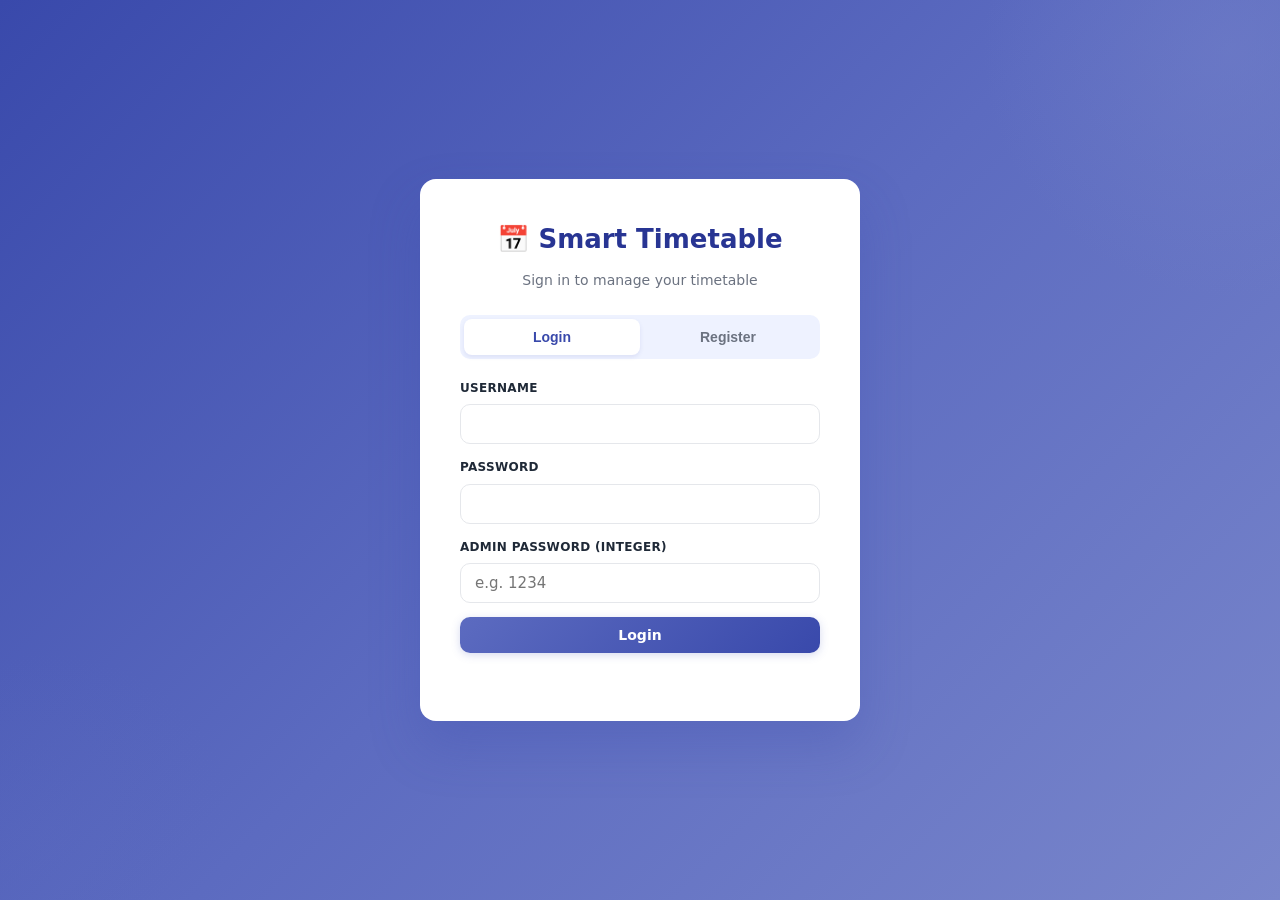
<file: index.html>
<!DOCTYPE html>
<html lang="en">
<head>
<meta charset="UTF-8">
<meta name="viewport" content="width=device-width, initial-scale=1.0">
<title>Smart Timetable Management System</title>
<link rel="stylesheet" href="style.css">
</head>
<body>

<!-- ============ LOGIN / REGISTER ============ -->
<div id="authScreen" class="auth-wrapper">
  <div class="auth-card">
    <h1>📅 Smart Timetable</h1>
    <p class="subtitle">Sign in to manage your timetable</p>

    <div class="tabs">
      <button class="tab active" id="loginTab" onclick="switchAuthTab('login')">Login</button>
      <button class="tab" id="registerTab" onclick="switchAuthTab('register')">Register</button>
    </div>

    <form id="loginForm">
      <div class="form-group">
        <label>Username</label>
        <input type="text" id="loginUsername" required>
      </div>
      <div class="form-group">
        <label>Password</label>
        <input type="password" id="loginPassword" required>
      </div>
      <div class="form-group">
        <label>Admin Password (Integer)</label>
        <input type="number" id="loginIntPassword" placeholder="e.g. 1234" required>
      </div>
      <button type="submit" class="btn btn-primary">Login</button>
      <p class="error-msg" id="loginError"></p>
    </form>

    <form id="registerForm" class="hidden">
      <div class="form-group">
        <label>Email</label>
        <input type="email" id="regEmail" required>
      </div>
      <div class="form-group">
        <label>Username</label>
        <input type="text" id="regUsername" required>
      </div>
      <div class="form-group">
        <label>Password</label>
        <input type="password" id="regPassword" required minlength="4">
      </div>
      <div class="form-group">
        <label>Role</label>
        <select id="regRole" onchange="toggleRoleFields()" required>
          <option value="student">Student</option>
          <option value="teacher">Teacher</option>
          <option value="admin">Admin</option>
        </select>
      </div>
      <div class="form-group">
        <label>Admin Integer Password</label>
        <input type="number" id="regIntPassword" placeholder="e.g. 1234" required>
        <small id="intPasswordHint"></small>
      </div>
      <div id="studentFields" class="hidden">
        <div class="form-group">
          <label>Department</label>
          <select id="regDept" onchange="loadDivisionsForReg()">
            <option value="">Select Department</option>
          </select>
        </div>
        <div class="form-group">
          <label>Semester</label>
          <select id="regSemester" onchange="loadDivisionsForReg()">
            <option value="">Select</option>
            <option>1</option><option>2</option><option>3</option><option>4</option>
            <option>5</option><option>6</option><option>7</option><option>8</option>
          </select>
        </div>
        <div class="form-group">
          <label>Division</label>
          <select id="regDivision" onchange="loadBatchesForReg()">
            <option value="">Select</option>
          </select>
        </div>
        <div class="form-group">
          <label>Batch</label>
          <select id="regBatch">
            <option value="">Select</option>
          </select>
        </div>
      </div>
      <button type="submit" class="btn btn-primary">Register</button>
      <p class="error-msg" id="registerError"></p>
    </form>
  </div>
</div>

<!-- ============ MAIN APP ============ -->
<div id="appScreen" class="layout hidden">
  <aside class="sidebar">
    <div class="brand">📅 Smart Timetable</div>
    <nav id="sidebarNav"></nav>
  </aside>
  <main class="main-content">
    <div class="topbar">
      <h1 id="pageTitle">Dashboard</h1>
      <div class="user-badge">
        <span id="userInfo">—</span>
        <button class="btn-mini" onclick="logout()">Logout</button>
      </div>
    </div>
    <div id="content"></div>
  </main>
</div>

<script src="app.js"></script>
</body>
</html>
</file>
<file: style.css>
*{margin:0;padding:0;box-sizing:border-box}

/* ============ NEW COLOR THEME ============ */
:root {
    --primary: #5c6bc0;
    --primary-h: #3949ab;
    --accent: #7986cb;
    --dark: #3949ab;
    --dark2: #4a5cc0;
    --light: #eef2ff;
    --white: #ffffff;
    --text: #1f2937;
    --muted: #6b7280;
    --border: #e5e7eb;
    --grey: #f3f4f6;
    --success: #2e7d32;
    --danger: #c62828;
}

body {
    font-family: system-ui, -apple-system, "Segoe UI", Roboto, sans-serif;
    background: #eef2ff;
    color: #1f2937;
    line-height: 1.6;
}

.hidden { display: none !important; }
a { color: #5c6bc0; text-decoration: none; }

/* ============ AUTH ============ */
.auth-wrapper {
    min-height: 100vh;
    display: flex;
    align-items: center;
    justify-content: center;
    background: linear-gradient(135deg, #3949ab 0%, #5c6bc0 50%, #7986cb 100%);
    padding: 20px;
    position: relative;
    overflow: hidden;
}
.auth-wrapper::before {
    content: '';
    position: absolute;
    width: 500px;
    height: 500px;
    background: radial-gradient(circle, rgba(121, 134, 203, 0.35), transparent 70%);
    top: -200px;
    right: -200px;
    border-radius: 50%;
}
.auth-wrapper::after {
    content: '';
    position: absolute;
    width: 400px;
    height: 400px;
    background: radial-gradient(circle, rgba(92, 107, 192, 0.25), transparent 70%);
    bottom: -150px;
    left: -150px;
    border-radius: 50%;
}
.auth-card {
    background: #fff;
    padding: 40px;
    border-radius: 16px;
    box-shadow: 0 25px 50px rgba(57, 73, 171, 0.25);
    width: 100%;
    max-width: 440px;
    position: relative;
    z-index: 1;
}
.auth-card h1 {
    text-align: center;
    color: #283593;
    margin-bottom: 8px;
    font-size: 26px;
    font-weight: 800;
}
.subtitle {
    text-align: center;
    color: #6b7280;
    margin-bottom: 24px;
    font-size: 14px;
}
.tabs {
    display: flex;
    margin-bottom: 20px;
    background: #eef2ff;
    padding: 4px;
    border-radius: 10px;
}
.tab {
    flex: 1;
    padding: 10px;
    text-align: center;
    cursor: pointer;
    font-weight: 600;
    color: #6b7280;
    border: none;
    background: none;
    border-radius: 8px;
    font-size: 14px;
}
.tab.active {
    background: #fff;
    color: #3949ab;
    box-shadow: 0 2px 4px rgba(57, 73, 171, 0.1);
}
.form-group { margin-bottom: 14px; }
.form-group label {
    display: block;
    font-size: 12px;
    font-weight: 700;
    margin-bottom: 6px;
    color: #1f2937;
    text-transform: uppercase;
    letter-spacing: 0.3px;
}
.form-group input,
.form-group select {
    width: 100%;
    padding: 10px 14px;
    border: 1.5px solid #e5e7eb;
    border-radius: 10px;
    font-size: 15px;
    outline: none;
    background: #fff;
    font-family: inherit;
    color: #1f2937;
    transition: all 0.2s;
}
.form-group input:focus,
.form-group select:focus {
    border-color: #5c6bc0;
    box-shadow: 0 0 0 4px rgba(92, 107, 192, 0.12);
}
.form-group small {
    display: block;
    margin-top: 4px;
    font-size: 12px;
    color: #6b7280;
}

/* ============ BUTTONS ============ */
.btn {
    padding: 10px 20px;
    border: none;
    border-radius: 10px;
    font-size: 14px;
    font-weight: 600;
    cursor: pointer;
    font-family: inherit;
    transition: all 0.2s;
}
.btn-primary {
    background: linear-gradient(135deg, #5c6bc0 0%, #3949ab 100%);
    color: #fff;
    width: 100%;
    box-shadow: 0 2px 8px rgba(92, 107, 192, 0.25);
}
.btn-primary:hover {
    background: linear-gradient(135deg, #3949ab 0%, #283593 100%);
    box-shadow: 0 4px 12px rgba(92, 107, 192, 0.35);
}
.btn-success {
    background: linear-gradient(135deg, #43a047 0%, #2e7d32 100%);
    color: #fff;
    padding: 10px 20px;
    box-shadow: 0 2px 8px rgba(46, 125, 50, 0.25);
}
.btn-success:hover {
    background: linear-gradient(135deg, #2e7d32 0%, #1b5e20 100%);
}
.btn-danger {
    background: #fee2e2;
    color: #c62828;
    padding: 6px 12px;
    font-size: 13px;
    border: 1px solid #fecaca;
}
.btn-danger:hover {
    background: #fecaca;
    color: #8e0000;
}
.btn-mini {
    background: #f3f4f6;
    border: 1px solid #e5e7eb;
    padding: 6px 12px;
    border-radius: 8px;
    font-size: 12px;
    font-weight: 600;
    cursor: pointer;
    color: #c62828;
}
.btn-mini:hover { background: #fee2e2; }

.error-msg {
    color: #c62828;
    font-size: 13px;
    text-align: center;
    margin-top: 10px;
    min-height: 18px;
    font-weight: 500;
}

/* ============ LAYOUT ============ */
.layout { display: flex; min-height: 100vh; }

/* Sidebar - Indigo gradient */
.sidebar {
    width: 250px;
    background: linear-gradient(180deg, #3949ab 0%, #5c6bc0 100%);
    color: #fff;
    padding: 24px 0;
    flex-shrink: 0;
    box-shadow: 4px 0 12px rgba(57, 73, 171, 0.12);
}
.brand {
    padding: 0 24px 22px 24px;
    font-size: 18px;
    font-weight: 800;
    border-bottom: 1px solid rgba(255, 255, 255, 0.15);
    margin-bottom: 12px;
    color: #fff;
    letter-spacing: -0.3px;
}
.sidebar nav a {
    display: block;
    padding: 11px 24px;
    color: #e8eaf6;
    font-size: 14px;
    font-weight: 500;
    border-left: 3px solid transparent;
    transition: all 0.2s;
}
.sidebar nav a:hover {
    background: rgba(255, 255, 255, 0.1);
    color: #fff;
}
.sidebar nav a.active {
    background: rgba(255, 255, 255, 0.15);
    color: #fff;
    border-left-color: #fff;
    font-weight: 600;
}
.sidebar nav a.logout {
    color: #ffcdd2;
    margin-top: 12px;
}
.sidebar nav a.logout:hover {
    background: rgba(198, 40, 40, 0.25);
    color: #fff;
}

/* Main content */
.main-content {
    flex: 1;
    padding: 32px 40px;
    overflow-y: auto;
    background: #eef2ff;
}
.topbar {
    display: flex;
    justify-content: space-between;
    align-items: center;
    margin-bottom: 28px;
    padding-bottom: 18px;
    border-bottom: 1px solid #e5e7eb;
    flex-wrap: wrap;
    gap: 12px;
}
.topbar h1 {
    font-size: 26px;
    font-weight: 800;
    letter-spacing: -0.5px;
    color: #1f2937;
}
.user-badge {
    display: flex;
    align-items: center;
    gap: 10px;
    font-size: 13px;
    color: #6b7280;
    background: #fff;
    padding: 8px 14px;
    border-radius: 24px;
    border: 1px solid #e5e7eb;
}
.user-badge strong { color: #1f2937; }

/* ============ CARDS ============ */
.card {
    background: #fff;
    padding: 24px;
    border-radius: 14px;
    border: 1px solid #e5e7eb;
    border-top: 3px solid #e5e7eb;
    margin-bottom: 22px;
    box-shadow: 0 1px 4px rgba(31, 41, 55, 0.04);
}
.card h2 {
    font-size: 17px;
    margin-bottom: 18px;
    font-weight: 700;
    color: #1f2937;
}
.stats-grid {
    display: grid;
    grid-template-columns: repeat(auto-fit, minmax(180px, 1fr));
    gap: 16px;
    margin-bottom: 24px;
}
.stat-card {
    background: #fff;
    padding: 20px;
    border-radius: 12px;
    border: 1px solid #e5e7eb;
    border-left: 4px solid #5c6bc0;
    box-shadow: 0 1px 4px rgba(31, 41, 55, 0.05);
    transition: all 0.25s;
}
.stat-card:hover {
    transform: translateY(-3px);
    box-shadow: 0 8px 20px rgba(92, 107, 192, 0.15);
    border-left-color: #3949ab;
}
.stat-card h3 {
    font-size: 11px;
    color: #6b7280;
    text-transform: uppercase;
    letter-spacing: 0.8px;
    margin-bottom: 8px;
    font-weight: 700;
}
.stat-card .number {
    font-size: 30px;
    font-weight: 800;
    color: #283593;
}
.form-row {
    display: grid;
    grid-template-columns: repeat(auto-fit, minmax(160px, 1fr));
    gap: 14px;
    align-items: end;
}

/* ============ TABLES ============ */
table {
    width: 100%;
    border-collapse: collapse;
    background: #fff;
    border-radius: 12px;
    overflow: hidden;
    border: 1px solid #e5e7eb;
    font-size: 14px;
}
th, td {
    padding: 12px 14px;
    text-align: left;
    border-bottom: 1px solid #e5e7eb;
}
th {
    background: linear-gradient(135deg, #3949ab 0%, #5c6bc0 100%);
    color: #fff;
    font-weight: 600;
    text-transform: uppercase;
    font-size: 11px;
    letter-spacing: 0.8px;
    border: none;
}
tr:hover td { background: #f9fafb; }
tr:last-child td { border-bottom: none; }

/* ============ TIMETABLE ============ */
.tt-wrap {
    overflow-x: auto;
    background: #fff;
    border-radius: 14px;
    border: 1px solid #e5e7eb;
    box-shadow: 0 1px 4px rgba(31, 41, 55, 0.04);
}
.tt-table {
    width: 100%;
    border-collapse: collapse;
    min-width: 900px;
}
.tt-table th {
    background: linear-gradient(135deg, #3949ab 0%, #5c6bc0 100%);
    color: #fff;
    padding: 14px;
    font-size: 12px;
    text-align: center;
    font-weight: 600;
    letter-spacing: 0.5px;
    border: none;
}
.tt-table td {
    padding: 5px;
    border: 1px solid #e5e7eb;
    vertical-align: top;
    min-width: 150px;
    height: 80px;
}
.tt-table .time-col {
    background: #f3f4f6;
    font-weight: 700;
    text-align: center;
    width: 80px;
    font-size: 12px;
    color: #1f2937;
}

/* Slot entry - faint blue background */
.slot {
    background: linear-gradient(135deg, #e8eaf6 0%, #f3f4fd 100%);
    border-left: 3px solid #5c6bc0;
    padding: 6px 8px;
    border-radius: 6px;
    font-size: 11px;
    margin-bottom: 4px;
    transition: all 0.2s;
}
.slot:hover {
    transform: translateX(2px);
    box-shadow: 0 2px 8px rgba(92, 107, 192, 0.18);
}
.slot .cname {
    font-weight: 700;
    color: #283593;
    display: block;
    margin-bottom: 2px;
    font-size: 11px;
}
.slot .tname,
.slot .rname {
    color: #6b7280;
    display: block;
    font-size: 10px;
    line-height: 1.4;
}
.tt-table .slot .ttime {
    color: #3949ab;
    font-weight: 700;
    font-size: 10px;
    margin-top: 4px;
    background: #dbeafe;
    padding: 2px 6px;
    border-radius: 4px;
    display: inline-block;
    width: fit-content;
}

/* Merged 2-hour lab cells */
.merged-cell {
    background: linear-gradient(135deg, #dbeafe 0%, #eef2ff 100%) !important;
    border-left: 4px solid #3949ab !important;
    vertical-align: middle;
}
.merged-cell .slot {
    min-height: 80px;
    display: flex;
    flex-direction: column;
    justify-content: center;
}

/* ============ BADGES ============ */
.badge {
    display: inline-block;
    padding: 3px 10px;
    border-radius: 12px;
    font-size: 11px;
    font-weight: 700;
    background: #e8eaf6;
    color: #283593;
    text-transform: uppercase;
}

/* ============ MESSAGES ============ */
.msg-success {
    color: #2e7d32;
    background: #ecfdf5;
    padding: 12px 16px;
    border-radius: 10px;
    border-left: 4px solid #2e7d32;
    margin-bottom: 16px;
    font-weight: 500;
}
.msg-error {
    color: #c62828;
    background: #fef2f2;
    padding: 12px 16px;
    border-radius: 10px;
    border-left: 4px solid #c62828;
    margin-bottom: 16px;
    font-weight: 500;
}
.no-data {
    text-align: center;
    padding: 30px;
    color: #6b7280;
    font-size: 14px;
}
.actions {
    display: flex;
    gap: 8px;
    flex-wrap: wrap;
    margin-bottom: 18px;
}

/* ============ RESPONSIVE ============ */
@media (max-width: 768px) {
    .sidebar { width: 200px; }
    .main-content { padding: 20px; }
    .topbar h1 { font-size: 20px; }
}
</file>
